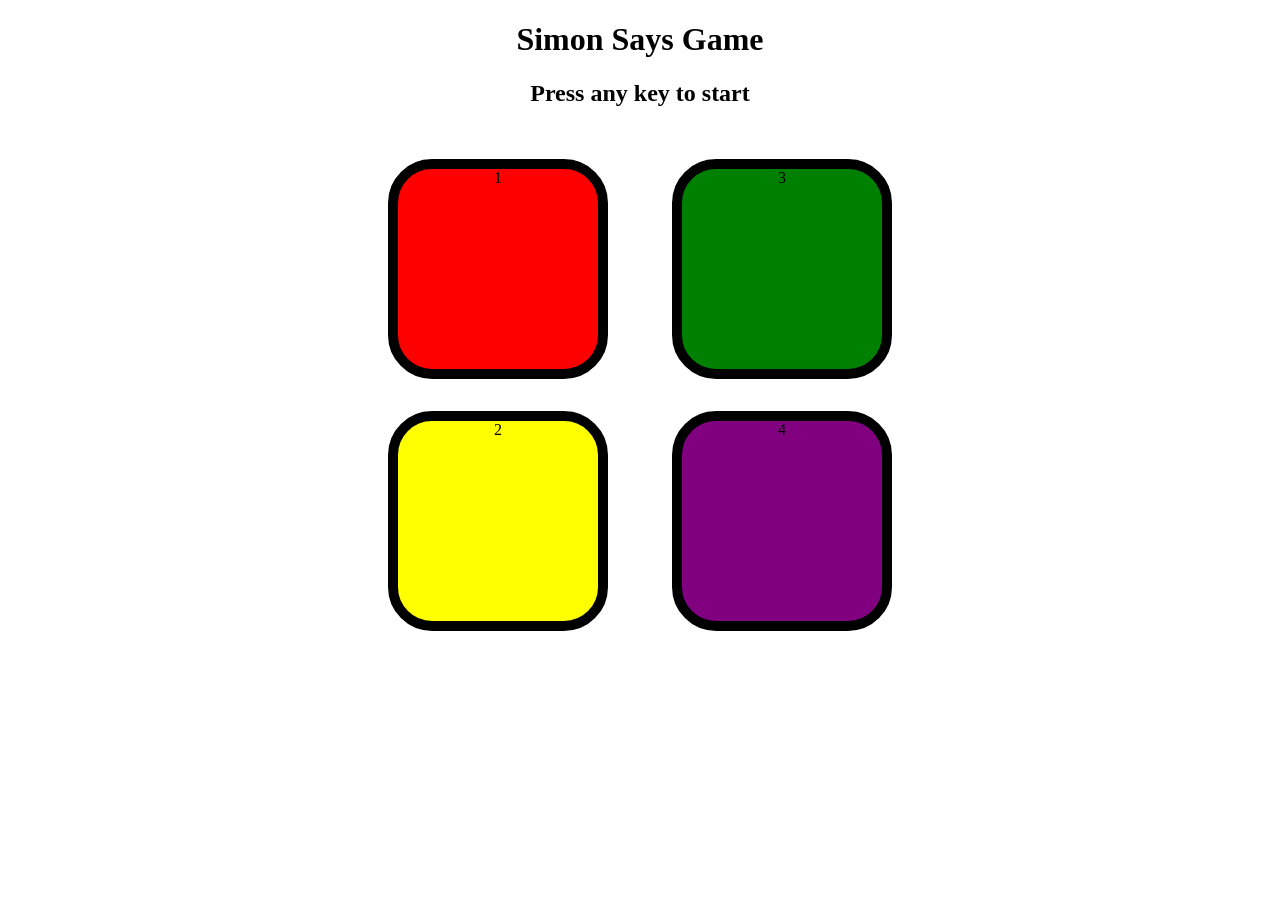
<file: Simon Says/index.html>
<!DOCTYPE html>
<html lang="en">
<head>
    <meta charset="UTF-8">
    <meta name="viewport" content="width=device-width, initial-scale=1.0">
    <link rel="stylesheet" href="style.css">
    <title>Simon Says Game</title>
</head>
<body>
    <h1>Simon Says Game</h1>
    <h2>Press any key to start</h2>
    <div class="btn-container">
        <div class="line-one">
            <div class="btn red" type="button" id="red">1</div>
            <div class="btn yellow" type="button" id="yellow">2</div>
        </div>
        <div class="line-two">
            <div class="btn green" type="button" id="green">3</div>
            <div class="btn purple" type="button" id="purple">4</div>
        </div> 
    </div>


    <script src="script.js"></script>
</body>
</html>
</file>
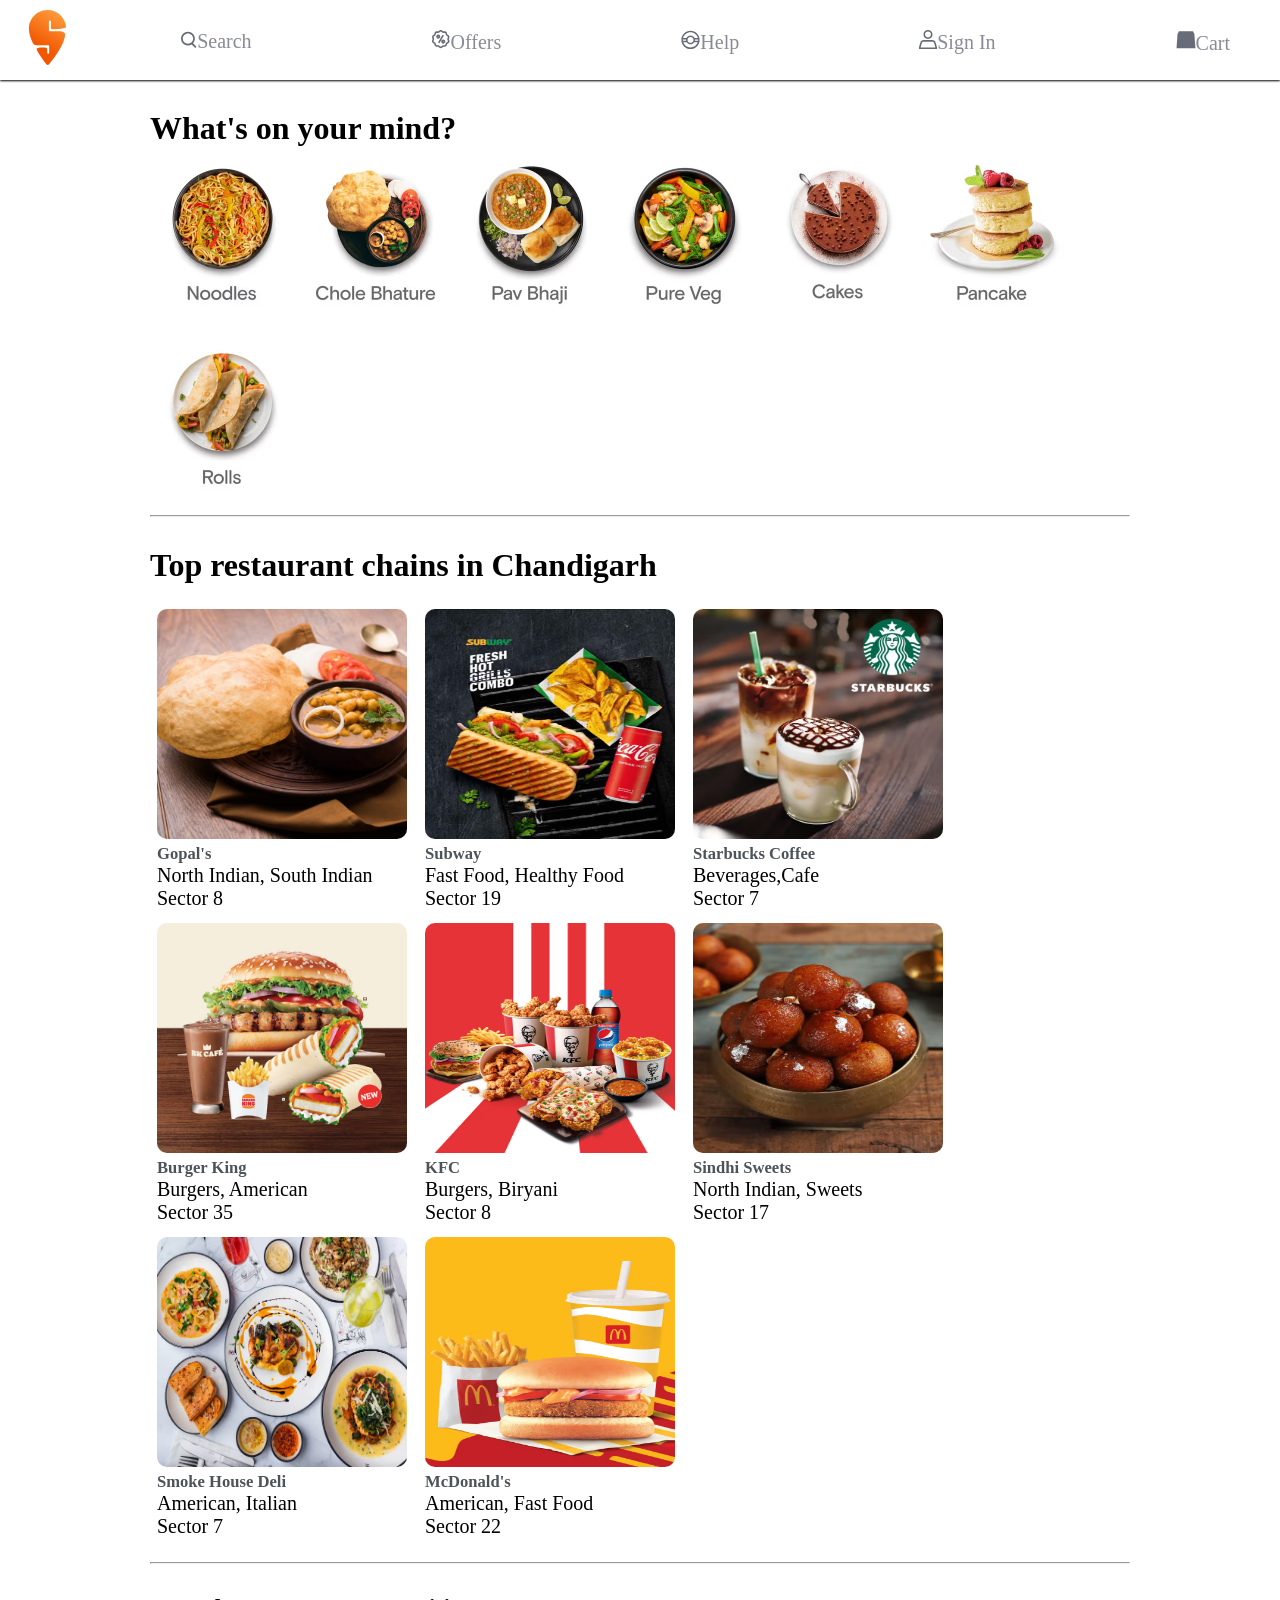
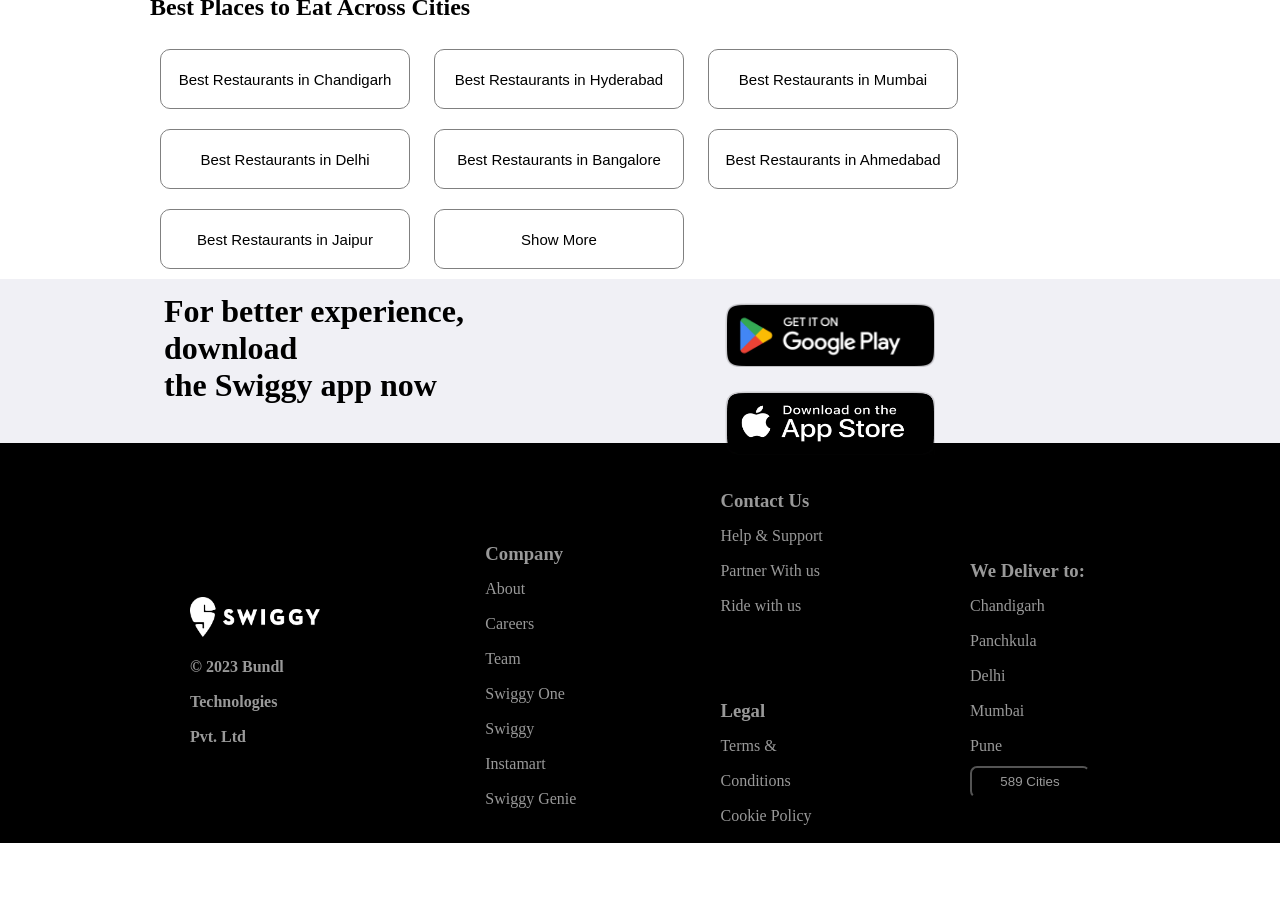
<file: Swiggy/index.html>
<!DOCTYPE html>
<html lang="en">
<head>
    <meta charset="UTF-8">
    <meta name="viewport" content="width=device-width, initial-scale=1.0">
    <title>Swiggy</title>
    <link rel="stylesheet" href="style.css">
</head>
<body>
    <div class="navbar">
        <div class="logo"><img src="logo.svg" alt=""></div>
        <!-- <div class="other">Other <img src="down.svg" alt=""></div> -->
        <ul class="nav">
            <li><img src="search.svg" alt="">Search</li>
            <li><img src="offers.svg" alt="">Offers</li>
            <li><img src="help.svg" alt="">Help</li>
            <li><img src="sign.svg" alt="">Sign In</li>
            <li><img src="cart.svg" alt="">Cart</li>
        </ul>
    </div>

    <div class="foodpics">
        <h1>What's on your mind?</h1>
        <div class="food"><img src="Noodles.avif" alt=""></div>
        <div class="food"><img src="Chole_Bature.avif" alt=""></div>
        <div class="food"><img src="Pav_Bhaji.avif" alt=""></div>
        <div class="food"><img src="Pure_Veg.avif" alt=""></div>
        <div class="food"><img src="Cakes.avif" alt=""></div>
        <div class="food"><img src="Pancake.avif" alt=""></div>
        <div class="food"><img src="Rolls.avif" alt=""></div>
        <hr style="color: grey;">
    </div>
   
    <div class="toprestaurants">
        <h1>Top restaurant chains in Chandigarh</h1>
        <br>
        <div class="restaurant">
            <img src="gopal.avif" alt="">
            <h5>Gopal's</h5>
            <p>North Indian, South Indian</p>
            <p>Sector 8</p>
        </div>
        <div class="restaurant">
            <img src="subway.avif" alt="">
            <h5>Subway</h5>
            <p>Fast Food, Healthy Food</p>
            <p>Sector 19</p>
        </div>
        <div class="restaurant">
            <img src="starbucks.avif" alt="">
            <h5>Starbucks Coffee</h5>
            <p>Beverages,Cafe</p>
            <p>Sector 7 </p>
        </div>
        <div class="restaurant">
            <img src="burgerking.avif" alt="">
            <h5>Burger King</h5>
            <p>Burgers, American</p>
            <p>Sector 35</p>
        </div>
        <div class="restaurant">
            <img src="kfc.avif" alt="">
            <h5>KFC</h5>
            <p>Burgers, Biryani</p>
            <p>Sector 8</p>
        </div>
        <div class="restaurant">
            <img src="sindhi.avif" alt="">
            <h5>Sindhi Sweets</h5>
            <p>North Indian, Sweets</p>
            <p>Sector 17</p>
        </div>
        <div class="restaurant">
            <img src="smoke.avif" alt="">
            <h5>Smoke House Deli</h5>
            <p>American, Italian</p>
            <p>Sector 7</p>
        </div>
        <div class="restaurant">
            <img src="mcd.avif" alt="">
            <h5>McDonald's</h5>
            <p>American, Fast Food</p>
            <p>Sector 22</p>
        </div>
        <br>
        <br>
        <hr style="color: grey;">
    </div>


    <div class="cities">
        <h2>Best Places to Eat Across Cities</h2><br>
        <button class="city">Best Restaurants in Chandigarh</button>
        <button class="city">Best Restaurants in Hyderabad</button>
        <button class="city">Best Restaurants in Mumbai</button>
        <button class="city">Best Restaurants in Delhi</button>
        <button class="city">Best Restaurants in Bangalore</button>
        <button class="city">Best Restaurants in Ahmedabad</button>
        <button class="city">Best Restaurants in Jaipur</button>
        <button class="city">Show More</button>
        

    </div>


<footer>
    <div class="download">
       <div class="downloadhead">
            <h1>For better experience, download</h1>
            <h1>the Swiggy app now</h1>
       </div>
        <div class="downloading">
            <img src="google.avif" alt="">
            <img src="apple.avif" alt="">
        </div>
        
    </div>

    <div class="last">
        <div class="lastdiv">
            <div class="first">
                <img src="whitelogo.png" alt="">
                <h4> &copy; 2023 Bundl Technologies<br>
                Pvt. Ltd</h4>
            </div>

            <div class="company">
                <h3>Company</h3>
                <ul>
                    <li>About</li>
                    <li>Careers</li>
                    <li>Team</li>
                    <li>Swiggy One</li>
                    <li>Swiggy Instamart</li>
                    <li>Swiggy Genie</li>
                </ul>
            </div>

            <div class="contactus">
                <h3>Contact Us</h3>
                <ul>
                    <li>Help & Support</li>
                    <li>Partner With us</li>
                    <li>Ride with us</li>
                </ul>

                <br><br>
                <div class="legal">
                    <h3>Legal</h3>
                    <ul>
                        <li>Terms & Conditions</li>
                        <li>Cookie Policy</li>
                        <li>Privacy Policy</li>
                    </ul>
                </div>
            </div>

            <div class="deliver">
                <h3>We Deliver to:</h3>
                <ul>
                    <li>Chandigarh</li>
                    <li>Panchkula</li>
                    <li>Delhi</li>
                    <li>Mumbai</li>
                    <li>Pune</li>
                    <button style="background-color: black;color:rgba(255,255,255,0.6); height: 32px; width: 120px; border-radius: 7px;">589 Cities</button>
                </ul>
            </div>
        </div>
    </div>
    


</footer>

</body>
</html>
</file>
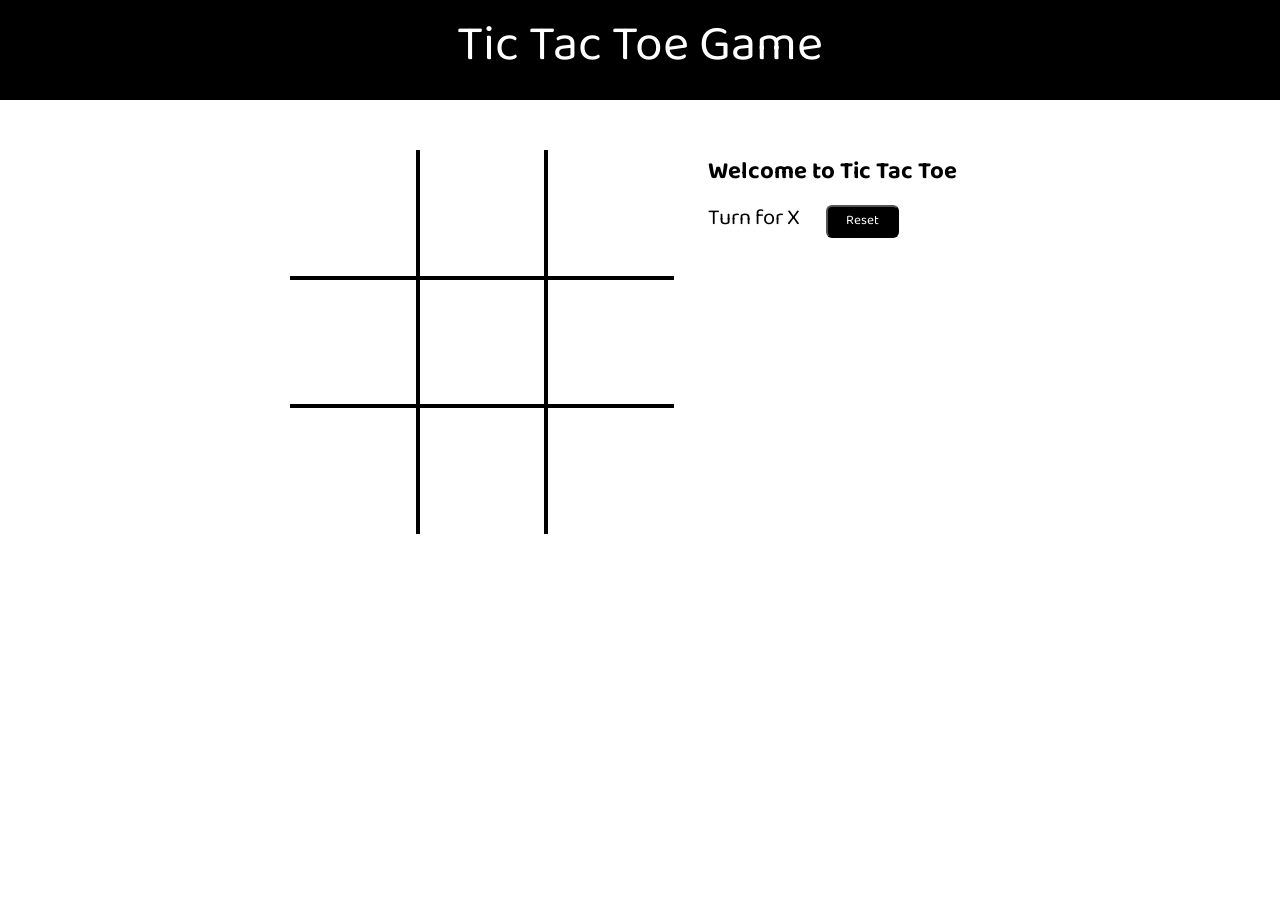
<file: Tic-tac-toe Game/index.html>
<!DOCTYPE html>
<html lang="en">
<head>
    <meta charset="UTF-8">
    <meta name="viewport" content="width=device-width, initial-scale=1.0">
    <link rel="stylesheet" href="style.css
    ">
    <title>Tic-tac-toe</title>
</head>
<body>
    <nav>
        <ul>
            <li>Tic Tac Toe Game</li>
        </ul>
    </nav>
    <div class="gameContainer">
        <div class="container">
            <div class="line"></div>

            <div class="box bt-0 bl-0"><span class="boxtext"></span></div>
            <div class="box bt-0"><span class="boxtext"></span></div>
            <div class="box bt-0 br-0"><span class="boxtext"></span></div>
            <div class="box bl-0"><span class="boxtext"></span></div>
            <div class="box"><span class="boxtext"></span></div>
            <div class="box br-0"><span class="boxtext"></span></div>
            <div class="box bl-0 bb-0"><span class="boxtext"></span></div>
            <div class="box bb-0"><span class="boxtext"></span></div>
            <div class="box bb-0 br-0"><span class="boxtext"></span></div>
        </div>

        <div class="gameInfo">
            <h1>Welcome to Tic Tac Toe</h1>
            <div>
                <span class="info">Turn for X</span>
                <button id="reset">Reset</button>
            </div>
            <div class="imgbox">
                <img src="excited.gif" alt="">
            </div>
        </div>
    </div>
    <script src="script.js"></script>
</body>
</html>
</file>
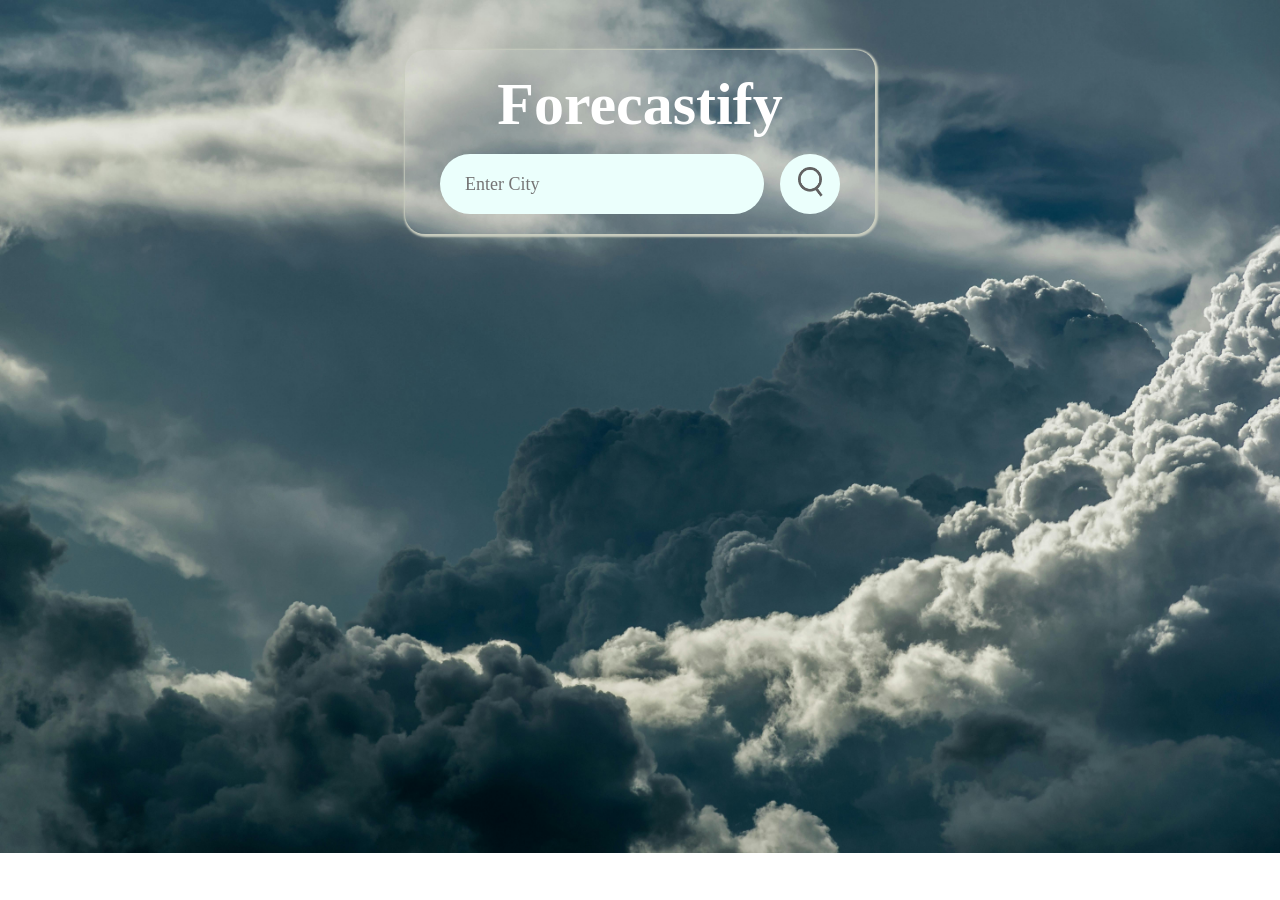
<file: Weather App/index.html>
<!DOCTYPE html>
<html lang="en">
<head>
    <meta charset="UTF-8">
    <meta name="viewport" content="width=device-width, initial-scale=1.0">
    <link rel="icon" type="image/x-icon" href="/images/clouds.png">
    <link rel="stylesheet" href="style.css">
    <title>Forecastify</title>
</head>
<body>
    <div class="card">
        <div class="heading">
            <h1>Forecastify</h1>
        </div>
        <div class="search">
            <input type="text" placeholder="Enter City" spellcheck="false">
            <button>
                <img src="images/search.png" alt="">
            </button>
        </div>
        <div class="error">
            <p>Invalid City name!</p>
            <img src="images/error.jpg" alt="">
        </div>

        <div class="weather">
            <img src="images/rain.png" class="weather-icon">
            <h1 class="temp">22°C</h1>
            <h2 class="city">New York</h2>
            <div class="details">
                <div class="col">
                    <img src="images/humidity.png">
                    <div>
                        <p class="humidity">50%</p>
                        <p>Humidity</p>
                    </div>
                </div>

                <div class="col">
                    <img src="images/wind.png">
                    <div>
                        <p class="wind">50%</p>
                        <p>Wind</p>
                    </div>
                </div>
            </div>
        </div>
    </div>

    <script>
        const apiKey = "73eb184fcf13944dece3ad301cf93aa9";
        const apiUrl = "https://api.openweathermap.org/data/2.5/weather?&units=metric&q=";

        const searhBox = document.querySelector(".search input");
        const searhBtn = document.querySelector(".search button");

        const weatherIcon = document.querySelector(".weather-icon");

        async function checkWeather(city) {
            const response = await fetch(apiUrl + city + `&appid=${apiKey}`);
            
            if(response.status == 404){
                document.querySelector(".error").style.display = "block";
                document.querySelector(".weather").style.display="none";
            }
            else{
                var data = await response.json();

                document.querySelector(".city").innerHTML = data.name
                document.querySelector(".temp").innerHTML = Math.round(data.main.temp)+ "°C"; 
                document.querySelector(".humidity").innerHTML = data.main.humidity + "%";
                document.querySelector(".wind").innerHTML = data.wind.speed + " km/hr";  

                if(data.weather[0].main == "Clouds"){
                    weatherIcon.src = "images/clouds.png";
                }
                else if(data.weather[0].main == "Clear"){
                    weatherIcon.src = "images/clear.png";
                }
                else if(data.weather[0].main == "Rain"){
                    weatherIcon.src = "images/rain.png";
                }
                else if(data.weather[0].main == "Drizzle"){
                    weatherIcon.src = "images/drizzle.png";
                }
                else if(data.weather[0].main == "Mist"){
                    weatherIcon.src = "images/mist.png";
                }

                document.querySelector(".weather").style.display = "block";
                document.querySelector(".error").style.display = "none";
            }
        }
        searhBtn.addEventListener("click",()=>{
            checkWeather(searhBox.value);
        })
        
    </script>
</body>
</html>
</file>
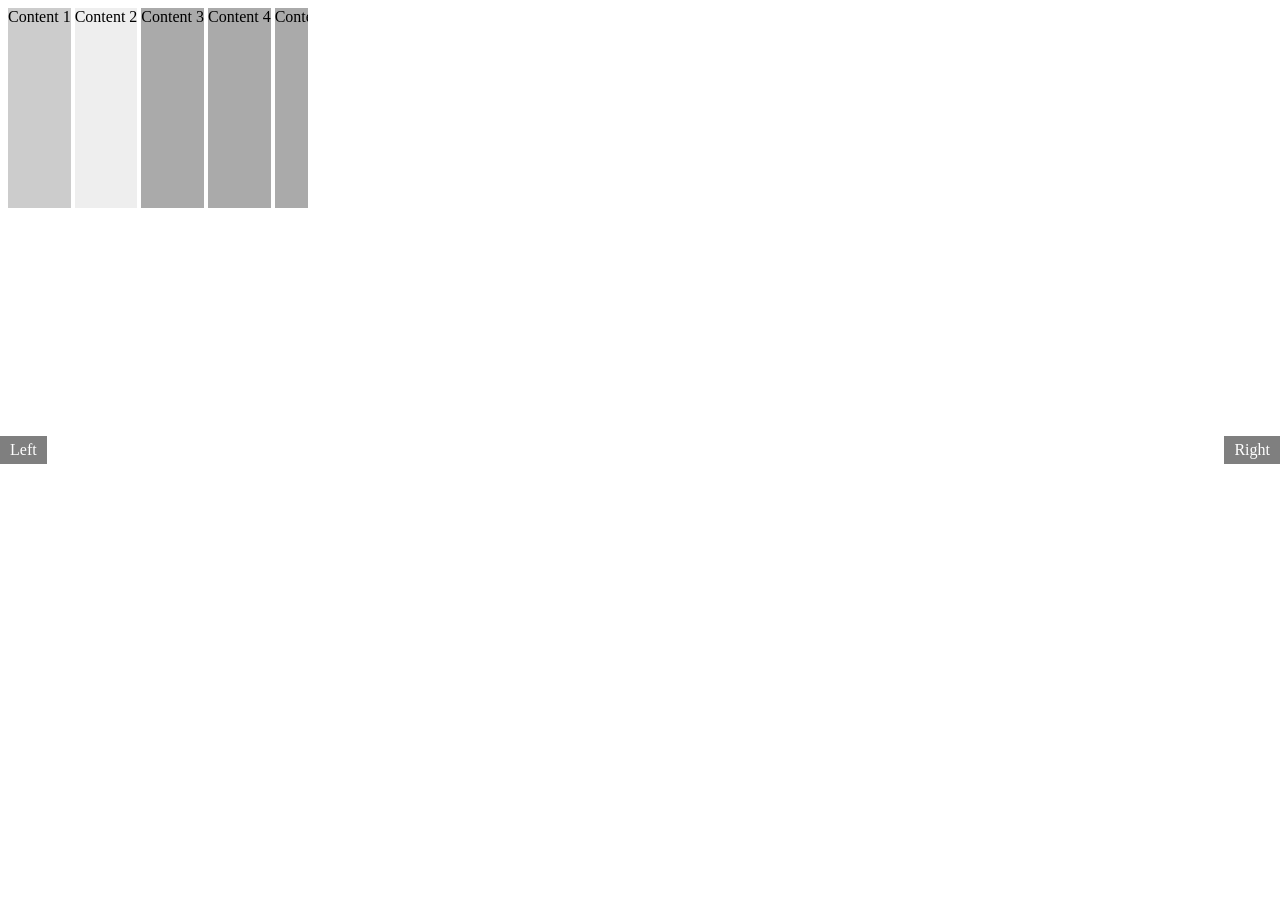
<file: Swiggy/rough.html>
<!DOCTYPE html>
<html lang="en">
<head>
<meta charset="UTF-8">
<meta name="viewport" content="width=device-width, initial-scale=1.0">
<title>Scroll Bar with Left and Right Buttons</title>
<style>
    .container {
        width: 300px;
        overflow-x: scroll;
        white-space: nowrap;
        position: relative;
    }

    .content {
        display: inline-block;
        width: auto;
        height: 200px;
    }

    .scroll-btn {
        position: absolute;
        top: 50%;
        transform: translateY(-50%);
        background-color: rgba(0, 0, 0, 0.5);
        color: white;
        padding: 5px 10px;
        cursor: pointer;
        z-index: 1;
    }

    .scroll-left {
        left: 0;
    }

    .scroll-right {
        right: 0;
    }
</style>
</head>
<body>
    <div class="container" id="container">
        <div class="content" style="background-color: #ccc;">Content 1</div>
        <div class="content" style="background-color: #eee;">Content 2</div>
        <div class="content" style="background-color: #aaa;">Content 3</div>
        <div class="content" style="background-color: #aaa;">Content 4</div>
        <div class="content" style="background-color: #aaa;">Content 5</div>
        <div class="content" style="background-color: #aaa;">Content 6</div>
        <div class="content" style="background-color: #aaa;">Content 7</div>
    </div>
    <div class="scroll-btn scroll-left" onclick="scrollContent('left')">Left</div>
    <div class="scroll-btn scroll-right" onclick="scrollContent('right')">Right</div>

    <script>
        function scrollContent(direction) {
            var container = document.getElementById('container');
            var scrollAmount = 300; // Adjust this value as needed
            if (direction === 'left') {
                container.scrollLeft -= scrollAmount;
            } else {
                container.scrollLeft += scrollAmount;
            }
        }
    </script>
</body>
</html>
</file>
<file: Simon Says/style.css>
body{
    text-align: center;
}
.btn{
    height: 200px;
    width: 200px;
    border-radius: 20%;
    border: 10px solid black;
    margin: 2rem;
}
.btn-container{
    display: flex;
    justify-content: center;
}
.red{
    background-color: red;
}
.yellow{
    background-color: yellow;
}
.green{
    background-color: green;
}
.purple{
    background-color: purple;
}
.flash{
    background-color: white;
}
</file>
<file: Swiggy/style.css>
* {
    margin: 0;
    padding: 0;
}
.navbar{
    box-shadow: 0 1px 2px black;
    top: 0px;
    padding: 10px 20px;
}
.nav{
    list-style: none;
    display:flex ;
    float: right;
    gap: 120px;
    
}
.nav li{
    font-size: 20px;
    padding: 10px 20px;
    margin: 10px;
    color: rgb(136,138,149);
}
.nav li:hover{
    color: orangered;
}
.logo{
    display:inline-block;
    height: 60px;
    width: 60px;
}
.logo img{
    height: 55px;
    width: 55px;
}
.other{
    display: inline-flex;
    font-size: 20px;
    color:orangered;
}
.foodpics {
    margin-top: 30px;
    margin-left: 150px;
    margin-right: 150px;
}
.food{
    display: inline-flex;
    height:180px;
    width: 150px;
}
.toprestaurants{
    margin-top: 30px;
    margin-left: 150px;
    margin-right: 150px;
}
.restaurant{
    display: inline-block;
    margin: 2px;
    padding: 5px;
    height:300px;
    width: 250px;
    display: inline-block;
    transition: transform 0.3s ease;
    font-size: 20px;
}
.restaurant h5{
    color: rgb(76,83,89);
}
.restaurant p{
    color: black
}
.restaurant img{
    height:230px;
    width: 250px;
    border-radius: 10px;
}
.restaurant:hover{
    transform: scale(1.04);
}

.cities{
    margin-top: 30px;
    margin-left: 150px;
    margin-right: 150px;
    display: inline-block;
    
}
.city{
    height:60px;
    width: 250px; 
    border: 0.5px solid grey;
    background-color: white;
    border-radius: 10px;
    margin: 10px;
    font-size: 15px;
}
.download{
    background-color: rgb(240, 240, 245);
    display: flex;
    flex-direction: row;
    gap: 170px;
    max-height: 136px;
    padding: 14px;
}
.downloading img{
    height: 64px;
    width: 210px;
    margin: 10px;
}
.downloadhead{
    margin-left: 150px;
}
.downloading{
    margin-right: 150px;
}
.last{
    color:rgba(255,255,255,0.6);
    height: 400px;
    background-color: black;
    align-items: center;
    justify-content: center;
    
}
.last ul{
    list-style: none;
}
.lastdiv{
    padding:40px;
    align-items: center;
    justify-content: center;
    margin-left: 150px;
    margin-right: 150px;
    display: flex;
    gap: 140px;
    line-height: 35px;
}
.first{
    display: inline;
}
.first img{
    height: 40px; 
    width: 130px;
}
</file>
<file: Tic-tac-toe Game/style.css>
@import url('https://fonts.googleapis.com/css2?family=Baloo+Bhaina+2:wght@400..800&display=swap');

*{
    margin: 0;
    padding: 0;
}
nav{
    height: 100px;
    background-color: black;
    color: white;
    font-size: 50px;
    display: flex;
    align-items: center;
    justify-content: center;
    font-family: "Baloo Bhaina 2", sans-serif;
}
nav ul{
    list-style: none;
    
}
.gameContainer{
    display: flex;
    justify-content: center;
    margin-top: 50px;
}
.container{
    display: grid;
    grid-template-columns: repeat(3,10vw);
    grid-template-rows: repeat(3,10vw);
    font-family: 'Times New Roman', Times, serif;
    position: relative;
}
.box{
    border: 2px solid black;
    font-size: 6vw;
    cursor: pointer;
    display: flex;
    justify-content: center;
    align-items: center;
}
.box:hover{
    background-color: rgba(128, 128, 128, 0.2)
}
.info{
    font-size: 22px;
}
.gameInfo{
    padding: 0 34px;
    font-family: "Baloo Bhaina 2", sans-serif;
}
.gameInfo h1{
    font-size: 1.5rem;
}
.imgbox img{
    width: 0;
    transition: width 1s ease-in-out;
}

.br-0{
    border-right: 0;
}
.bl-0{
    border-left: 0;
}
.bt-0{
    border-top: 0;
}
.bb-0{
    border-bottom: 0;
}
#reset{
    margin: 0 23px;
    padding: 1px 18px;
    background-color: black;
    color: white;
    border-radius: 6px;
    cursor: pointer;
    font-family: "Baloo Bhaina 2", sans-serif;
}

.line{
    background-color: red;
    height: 3px;
    width: 0;
    position: absolute;
    transition: width 1s ease-in-out;
}

@media screen and (max-width: 950px){
    .gameContainer{
        flex-wrap: wrap;

    }
    .gameInfo{
        margin-top: 34px;
    }
    .gameInfo h1{
        font-size: 1.5rem;
    }
    .container{
        grid-template-rows: repeat(3,20vw);
        grid-template-columns: repeat(3,20vw);
    }
}
</file>
<file: Weather App/style.css>
*{
    margin: 0;
    padding: 0;
    font-family: 'Times New Roman', Times, serif;
    box-sizing: border-box;
}
body{
    background-image: url(images/bg.jpg);
    background-repeat: no-repeat;
    background-size: cover;
}
.heading{
    color: white;
    font-family: 'Times New Roman', Times, serif;
    text-align: center;
    font-size: 30px;
    margin-bottom: 15px;
}
.card{
    width: 90%;
    max-width: 470px;
    background: rgba(255, 255, 255, 0.12);
    color: white;
    margin: 50px auto 0;
    border-radius: 20px;
    padding: 20px 35px;
    text-align: center;
    box-shadow: 1px 1px 2px 2px #C9CDBF;
    
}
.search{
    width: 100%;
    display: flex;
    align-items: center;
    justify-content: space-between;
}
.search input{
    border: 0;
    outline: 0;
    background:#ebfffc ;
    color: #555;
    padding: 10px 25px;
    height: 60px;
    border-radius: 30px;
    flex: 1;
    margin-right: 16px;
    font-size: 18px;
}
.search button{
    border: 0;
    outline: 0;
    background:#ebfffc ;
    border-radius: 50%;
    width: 60px;
    height: 60px;
    cursor: pointer;
}
.search button img{
    width: 25px;
}
.weather-icon{
    width: 170px;
    margin-top: 30px;
}
.weather h1{
    font-size: 80px;
    font-weight: 500;
}
.weather h2{
    font-size: 45px;
    font-weight: 400;
    margin-top: -10px;
}
.details{
    display: flex;
    align-items: center;
    justify-content: space-between;
    padding: 0 20px;
    margin-top: 50px;
}
.col{
    display: flex;
    align-items: center;
    text-align: left;
}
.col img{
    width: 40px;
    margin-right: 10px;
}
.humidity, .wind{
    font-size: 28px;
    margin-top: -6px;
}
.weather{
    display: none;
}
.error{
    text-align: left;
    margin-left:10px;
    font-size: 14px;
    margin-top: 10px;
    display: none;
}
</file>
